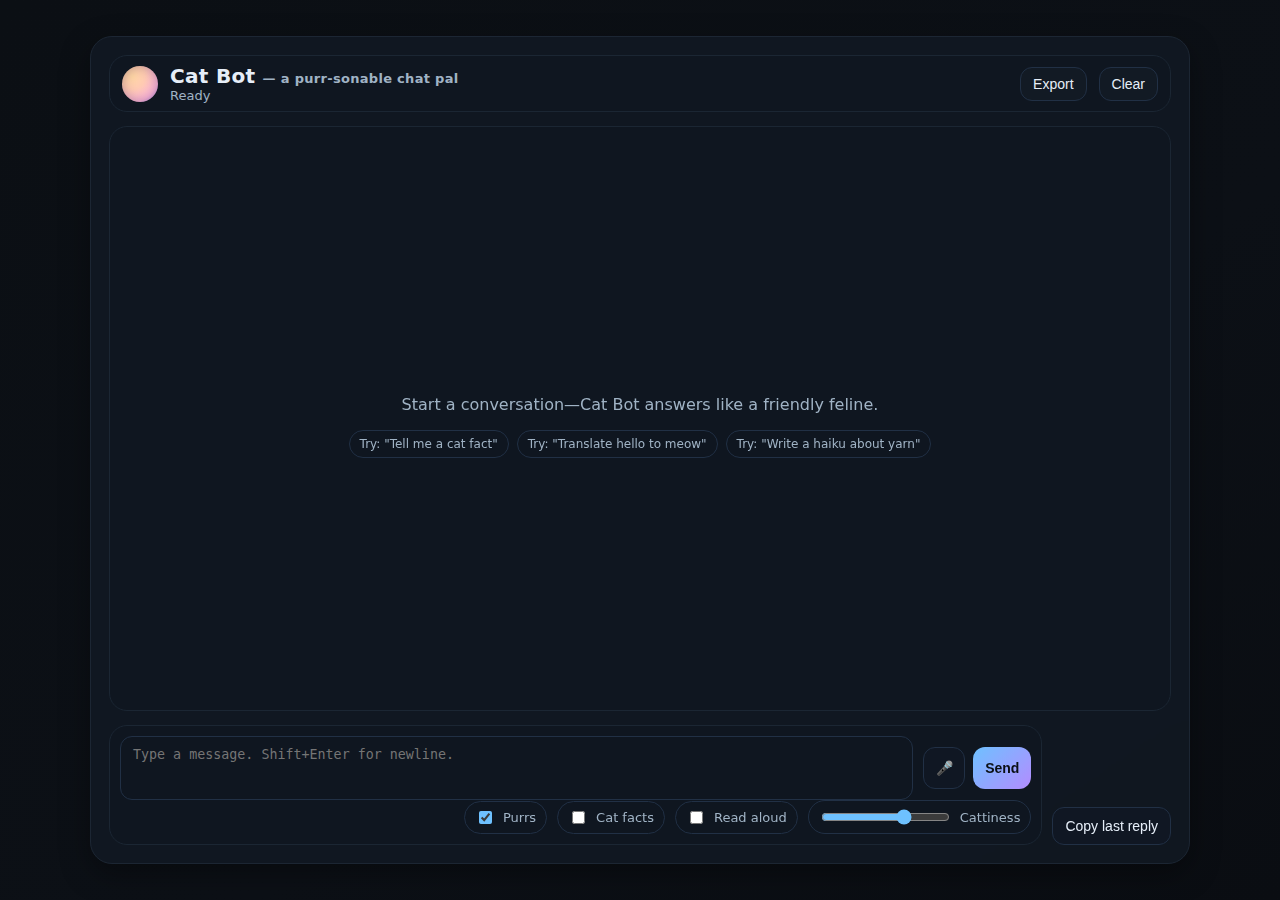
<file: ask-me.html>
<!DOCTYPE html>
<html lang="en">
<head>
  <meta charset="UTF-8" />
  <meta name="viewport" content="width=device-width, initial-scale=1" />
  <title>Cat Bot</title>
  <style>
    :root{
      --bg:#0b0f14; /* deep slate */
      --panel:#0f1620;
      --card: #131b26;
      --text: #e6eef8;
      --muted:#a0b3c5;
      --accent:#6ec1ff;
      --accent-2:#b38cff;
      --ring: #23384d;
      --ok:#69e5a3;
      --warn:#ffd166;
      --err:#ff6b6b;
      --radius: 18px;
      --shadow: 0 10px 30px rgba(0,0,0,.35);
    }
    *{box-sizing:border-box}
    html,body{height:100%}
    body{
      margin:0; background:linear-gradient(145deg, #0b0f14 0%, #0c1016 60%, #0a0d12 100%);
      color:var(--text); font-family: ui-sans-serif, system-ui, -apple-system, Segoe UI, Roboto, "Helvetica Neue", Arial, "Noto Sans", "Apple Color Emoji", "Segoe UI Emoji";
      display:flex; align-items:center; justify-content:center;
    }
    .app{width:min(1100px, 96vw); height:min(92vh, 920px); display:grid; grid-template-rows: auto 1fr auto; gap:14px; padding:18px; background:rgba(19,27,38,.7); backdrop-filter: blur(10px); border:1px solid #1c2633; border-radius:calc(var(--radius) + 4px); box-shadow:var(--shadow)}

    header{display:flex; align-items:center; gap:12px; padding:8px 12px; background:var(--panel); border:1px solid #1b2633; border-radius:var(--radius)}
    header .logo{width:36px; height:36px; border-radius:50%; background: radial-gradient(circle at 30% 30%, #ffd6a5 0%, #ffcab3 35%, #fdb5da 70%, #b38cff 100%); box-shadow: inset 0 0 12px rgba(0,0,0,.25)}
    header h1{font-size:20px; margin:0; letter-spacing:.3px}
    header .sub{color:var(--muted); font-size:13px}
    header .spacer{flex:1}
    header .btn{background:#121a24; border:1px solid #213045; color:var(--text); padding:8px 12px; border-radius:12px; cursor:pointer}
    header .btn:hover{border-color:#2a3f5a}

    .chat{position:relative; background:var(--panel); border:1px solid #1b2633; border-radius:var(--radius); overflow:hidden}
    .messages{position:absolute; inset:0; overflow:auto; padding:18px}
    .msg{display:flex; gap:12px; margin:12px 0; align-items:flex-end}
    .msg .avatar{width:36px; height:36px; border-radius:50%; flex:0 0 36px}
    .msg.user .avatar{background:linear-gradient(135deg, #6ec1ff, #b38cff)}
    .msg.bot .avatar{background: radial-gradient(circle at 40% 35%, #fff5d6, #ffd6a5 55%, #ff9aa2 100%)}

    .bubble{max-width:82%; padding:12px 14px; border-radius:16px; border:1px solid #213045; background:#0f1620; line-height:1.45}
    .msg.user .bubble{background:#101a26; border-color:#284462}
    .msg.bot .bubble{background:#0f1823}

    .msg.meta{justify-content:center; color:var(--muted); font-size:12px}

    .controls{display:grid; grid-template-columns: 1fr auto; gap:10px; align-items:end}
    .inputCard{background:var(--panel); border:1px solid #1b2633; border-radius:var(--radius); padding:10px}
    .inputRow{display:flex; gap:10px; align-items:center}
    textarea{width:100%; height:64px; resize:none; background:#0f1620; border:1px solid #213045; border-radius:12px; color:var(--text); padding:10px 12px; outline:none}
    textarea:focus{border-color:#2a3f5a; box-shadow:0 0 0 3px rgba(110,193,255,.15)}

    .controlBtns{display:flex; gap:8px}
    .btn{cursor:pointer; border:1px solid #213045; background:#101723; color:var(--text); padding:10px 12px; border-radius:12px; font-size:14px}
    .btn.primary{background:linear-gradient(135deg, #6ec1ff, #b38cff); color:#0a0f14; border:none; font-weight:600}
    .btn.icon{display:inline-grid; place-items:center; width:42px; height:42px; padding:0}
    .btn:disabled{opacity:.5; cursor:not-allowed}

    .toolbar{display:flex; gap:10px; align-items:center; justify-content:flex-end; color:var(--muted); font-size:13px}
    .toggle{display:inline-flex; align-items:center; gap:8px; background:#0f1620; border:1px solid #213045; border-radius:999px; padding:6px 10px}
    .toggle input{accent-color:var(--accent)}

    .empty{position:absolute; inset:0; display:grid; place-items:center; text-align:center; padding:24px; color:var(--muted)}

    .badge{display:inline-flex; align-items:center; gap:6px; font-size:12px; padding:6px 10px; background:#0f1620; border:1px solid #213045; border-radius:999px}

    @media (max-width: 640px){
      .bubble{max-width: 100%}
      header h1{font-size:18px}
      .toolbar{flex-wrap:wrap}
    }
  </style>
</head>
<body>
  <main class="app" id="app">
    <header>
      <div class="logo" aria-hidden="true"></div>
      <div>
        <h1>Cat Bot <span class="sub">— a purr-sonable chat pal</span></h1>
        <div class="sub" id="status">Ready</div>
      </div>
      <div class="spacer"></div>
      <button class="btn" id="exportBtn" title="Export chat as JSON">Export</button>
      <button class="btn" id="clearBtn" title="Clear chat">Clear</button>
    </header>

    <section class="chat">
      <div class="messages" id="messages"></div>
      <div class="empty" id="emptyState">
        <div>
          <p class="sub">Start a conversation—Cat Bot answers like a friendly feline.</p>
          <div style="margin-top:10px; display:flex; gap:8px; justify-content:center; flex-wrap:wrap">
            <span class="badge">Try: "Tell me a cat fact"</span>
            <span class="badge">Try: "Translate hello to meow"</span>
            <span class="badge">Try: "Write a haiku about yarn"</span>
          </div>
        </div>
      </div>
    </section>

    <section class="controls">
      <div class="inputCard">
        <div class="inputRow">
          <textarea id="input" placeholder="Type a message. Shift+Enter for newline."></textarea>
          <div class="controlBtns">
            <button class="btn icon" id="micBtn" title="Hold to speak (experimental)">🎤</button>
            <button class="btn primary" id="sendBtn">Send</button>
          </div>
        </div>
        <div class="toolbar">
          <label class="toggle"><input type="checkbox" id="purrs" checked /> Purrs</label>
          <label class="toggle"><input type="checkbox" id="facts" /> Cat facts</label>
          <label class="toggle"><input type="checkbox" id="tts" /> Read aloud</label>
          <label class="toggle"><input type="range" id="cattiness" min="0" max="3" value="2" /> Cattiness</label>
        </div>
      </div>
      <div>
        <button class="btn" id="copyLast">Copy last reply</button>
      </div>
    </section>
  </main>

  <script>
    // --- State ---
    const messagesEl = document.getElementById('messages');
    const emptyEl = document.getElementById('emptyState');
    const inputEl = document.getElementById('input');
    const sendBtn = document.getElementById('sendBtn');
    const micBtn = document.getElementById('micBtn');
    const exportBtn = document.getElementById('exportBtn');
    const clearBtn = document.getElementById('clearBtn');
    const copyLastBtn = document.getElementById('copyLast');
    const statusEl = document.getElementById('status');

    const purrsEl = document.getElementById('purrs');
    const factsEl = document.getElementById('facts');
    const ttsEl = document.getElementById('tts');
    const cattinessEl = document.getElementById('cattiness');

    const STORAGE_KEY = 'catbot_chat_v1';

    const catFacts = [
      'Cats sleep for around 12–16 hours a day.',
      'A group of cats is called a clowder.',
      'Cats have 230 bones—more than humans.',
      'Each cat’s nose print is unique, like a fingerprint.',
      'Kittens have 26 baby teeth; adult cats have 30.'
    ];

    const state = {
      history: loadHistory(),
    };

    function loadHistory(){
      try{ const raw = localStorage.getItem(STORAGE_KEY); return raw ? JSON.parse(raw) : [] }catch{ return [] }
    }
    function saveHistory(){ localStorage.setItem(STORAGE_KEY, JSON.stringify(state.history)); }

    // --- UI ---
    function render(){
      messagesEl.innerHTML = '';
      if(state.history.length === 0){ emptyEl.style.display = 'grid' } else { emptyEl.style.display = 'none' }
      state.history.forEach(m => messagesEl.appendChild(messageNode(m)));
      messagesEl.scrollTop = messagesEl.scrollHeight;
    }

    function messageNode({role, content}){
      const wrap = document.createElement('div');
      wrap.className = `msg ${role}`;
      const avatar = document.createElement('div');
      avatar.className = 'avatar';
      const bubble = document.createElement('div');
      bubble.className = 'bubble';
      bubble.innerHTML = linkify(escapeHtml(content));
      wrap.appendChild(avatar); wrap.appendChild(bubble);
      return wrap;
    }

    function metaNode(text){
      const el = document.createElement('div');
      el.className = 'msg meta';
      el.textContent = text; return el;
    }

    function escapeHtml(str){
      return str.replace(/[&<>"']/g, s => ({'&':'&amp;','<':'&lt;','>':'&gt;','"':'&quot;','\'':'&#39;'}[s]));
    }
    function linkify(text){
      const urlRe = /(https?:\/\/[^\s]+)/g; return text.replace(urlRe, '<a href="$1" target="_blank" rel="noopener">$1<\/a>');
    }

    // --- Cat engine (rule-based placeholder) ---
    function catReply(userText){
      const level = Number(cattinessEl.value || 0); // 0..3
      const wantsPurrs = purrsEl.checked;
      const wantsFacts = factsEl.checked;

      const t = userText.trim().toLowerCase();
      let reply = '';

      // Intent sketches
      if(/hello|hi|hey|yo\b/.test(t)){
        reply = pick([
          'Meow! Hello hooman. How can I assist (besides knocking things off shelves)?',
          'Hii~ meow there! What shall we scheme today?'
        ]);
      } else if(/fact|facts|tell me.*cat/.test(t)){
        reply = 'Here\'s a cat fact: ' + pick(catFacts);
      } else if(/haiku|poem/.test(t)){
        reply = 'whiskers greet the dawn\nwindowsill throne warm with sun\npurrs reset the world';
      } else if(/translate.*hello|meow.*mean/.test(t)){
        reply = 'In Feline: "mrrp? meow meow~" (loosely, "hello, got snacks?")';
      } else if(/time|date/.test(t)){
        reply = 'It\'s ' + new Date().toLocaleString() + '. Prime napping hours.';
      } else if(/clear chat|wipe/.test(t)){
        clearChat();
        return 'Chat cleared. Fresh scratching post.';
      } else if(/help|what can you do|\bcommands?\b/.test(t)){
        reply = 'Try: "cat fact", "haiku", "translate hello", "time", or ask anything—you\'ll get a catty spin.';
      } else {
        // General answer with cat-flair
        reply = smartCatify(userText, {level, purrs:wantsPurrs});
      }

      if(wantsFacts && Math.random() < 0.35){
        reply += `\n\nBonus fact: ${pick(catFacts)}`;
      }
      return reply;
    }

    function smartCatify(text, {level, purrs}){
      // Very lightweight style transform
      let r = text
        .replace(/\bI\b/g, 'this cat')
        .replace(/\byou\b/gi, 'hooman')
        .replace(/\!+/g, '!')
        .trim();
      // Add playful endings
      const tails = [
        ' Meow.',
        ' *tail swish*',
        ' (stares from bookshelf).',
        '—er, I mean, purrhaps.'
      ];
      if(level >= 1) r += pick(tails);
      if(level >= 2) r = 'Mmm ' + r.toLowerCase();
      if(level >= 3) r = r + (purrs? ' purr purr~' : ' meow~');
      return r;
    }

    function pick(arr){ return arr[Math.floor(Math.random()*arr.length)] }

    // --- Actions ---
    function send(){
      const text = inputEl.value;
      if(!text.trim()) return;
      pushMsg('user', text);
      inputEl.value = '';
      statusEl.textContent = 'Thinking…';

      // Placeholder: simulate streaming
      setTimeout(() => {
        const reply = catReply(text);
        pushMsg('bot', reply);
        if(ttsEl.checked){ speak(reply) }
        statusEl.textContent = 'Ready';
      }, 220);
    }

    function pushMsg(role, content){
      state.history.push({role, content, ts: Date.now()});
      saveHistory();
      messagesEl.appendChild(messageNode({role, content}));
      emptyEl.style.display = 'none';
      messagesEl.scrollTop = messagesEl.scrollHeight;
    }

    function clearChat(){
      state.history = []; saveHistory(); render();
    }

    // --- Export ---
    function exportChat(){
      const data = JSON.stringify(state.history, null, 2);
      const blob = new Blob([data], {type:'application/json'});
      const url = URL.createObjectURL(blob);
      const a = document.createElement('a');
      a.href = url; a.download = `cat-bot-${new Date().toISOString().slice(0,19)}.json`;
      document.body.appendChild(a); a.click(); a.remove(); URL.revokeObjectURL(url);
    }

    // --- Clipboard ---
    async function copyLast(){
      const last = [...state.history].reverse().find(m=>m.role==='bot');
      if(!last) return;
      try{ await navigator.clipboard.writeText(last.content); toast('Copied last reply') }catch{ toast('Copy failed') }
    }

    function toast(text){
      const el = document.createElement('div');
      el.textContent = text; el.style.cssText = 'position:fixed;bottom:16px;left:50%;transform:translateX(-50%);background:#0f1620;border:1px solid #213045;padding:10px 14px;border-radius:12px;z-index:50;color:var(--text)';
      document.body.appendChild(el); setTimeout(()=>el.remove(), 1500);
    }

    // --- Voice (beta) ---
    let rec; let recActive = false; let recTimer;
    function setupRec(){
      const R = window.SpeechRecognition || window.webkitSpeechRecognition;
      if(!R){ toast('Speech recognition not supported in this browser.'); return null }
      const r = new R();
      r.lang = 'en-US'; r.interimResults = false; r.continuous = false;
      r.onresult = (e)=>{
        const t = e.results[0][0].transcript; inputEl.value = (inputEl.value + ' ' + t).trim();
      };
      r.onerror = ()=>{ recActive=false; micBtn.classList.remove('active'); };
      r.onend = ()=>{ recActive=false; micBtn.classList.remove('active'); };
      return r;
    }

    function startRec(){
      if(!rec) rec = setupRec(); if(!rec) return;
      try{ rec.start(); recActive = true; micBtn.classList.add('active'); statusEl.textContent='Listening…' }catch{}
    }
    function stopRec(){ if(rec && recActive){ rec.stop(); statusEl.textContent='Ready' } }

    function speak(text){
      try{
        const u = new SpeechSynthesisUtterance(text);
        u.rate = 1; u.pitch = 1.05; u.onend = ()=>{}; speechSynthesis.speak(u);
      }catch{}
    }

    // --- Events ---
    inputEl.addEventListener('keydown', (e)=>{
      if(e.key==='Enter' && !e.shiftKey){ e.preventDefault(); send(); }
    });
    sendBtn.addEventListener('click', send);
    exportBtn.addEventListener('click', exportChat);
    clearBtn.addEventListener('click', clearChat);
    copyLastBtn.addEventListener('click', copyLast);

    // Hold-to-talk UX
    micBtn.addEventListener('pointerdown', ()=>{ startRec(); clearTimeout(recTimer); });
    micBtn.addEventListener('pointerup', ()=>{ recTimer = setTimeout(stopRec, 50) });
    micBtn.addEventListener('pointerleave', ()=>{ recTimer = setTimeout(stopRec, 0) });

    // Initial render
    render();

    // --- Integration note ---
    // To swap in a real model later (OpenAI, Llama.cpp, your FastAPI):
    // 1) Replace the setTimeout block in send() with a fetch() to your endpoint.
    // 2) Stream tokens to messagesEl for a live-typing effect.
    // 3) Keep the catReply() as a fallback when the endpoint is unreachable.
  </script>
</body>
</html>
</file>
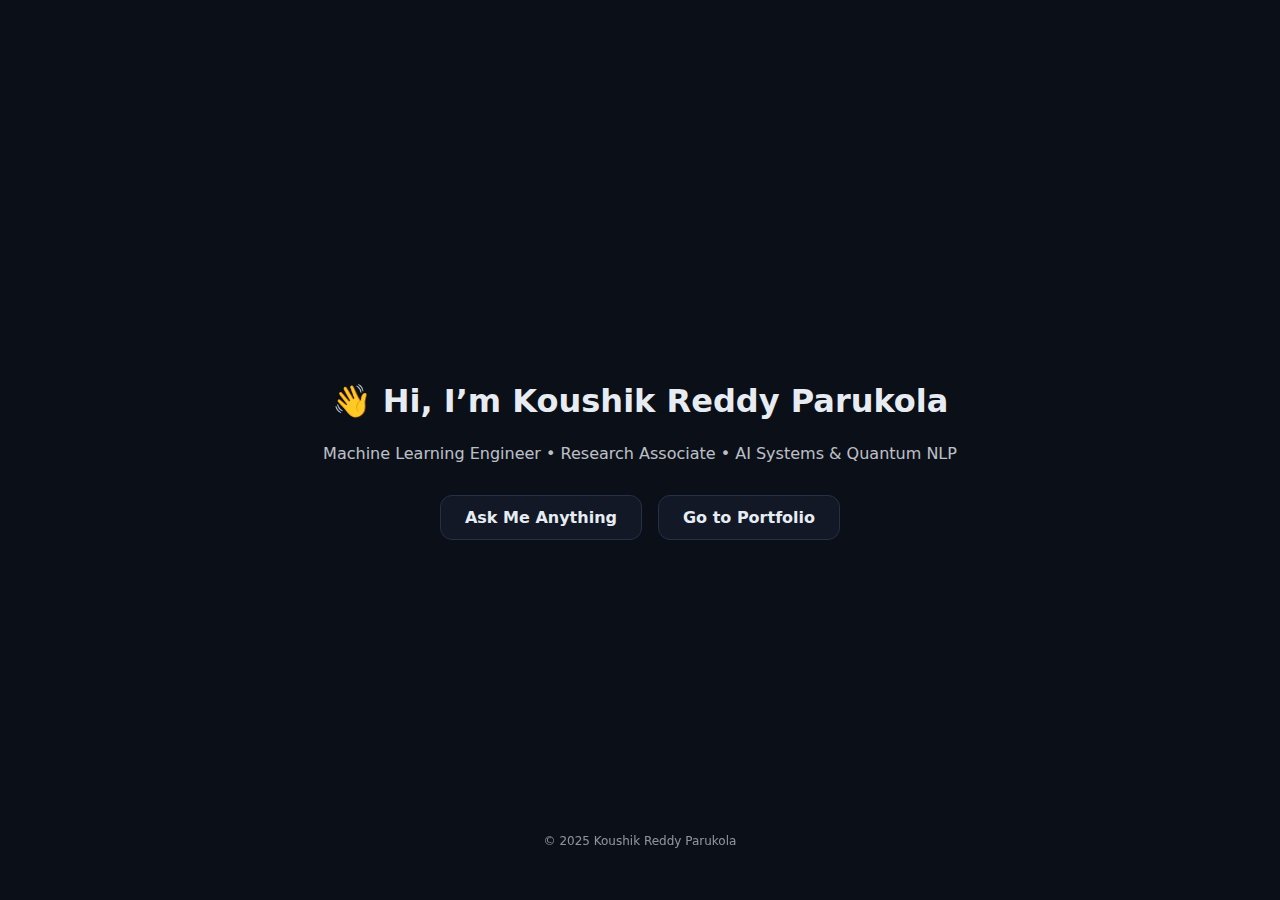
<file: landing.html>
<!doctype html>
<html lang="en">
<head>
  <meta charset="utf-8" />
  <meta name="viewport" content="width=device-width, initial-scale=1" />
  <title>Koushik Reddy Parukola</title>
  <style>
    body {
      margin: 0;
      font-family: system-ui, -apple-system, "Segoe UI", Roboto, sans-serif;
      background: #0b0f17;
      color: #e7ecf3;
      display: flex;
      flex-direction: column;
      align-items: center;
      justify-content: center;
      height: 100vh;
      text-align: center;
    }
    h1 { font-size: 2rem; margin-bottom: 0.5rem; }
    p { opacity: 0.8; margin-bottom: 2rem; }
    .btns {
      display: flex;
      flex-wrap: wrap;
      gap: 16px;
      justify-content: center;
    }
    a {
      display: inline-block;
      padding: 12px 24px;
      border-radius: 12px;
      border: 1px solid #263146;
      text-decoration: none;
      color: #e7ecf3;
      background: #121826;
      font-weight: 600;
      transition: background 0.2s ease;
    }
    a:hover { background: #1e2b44; }
  </style>
</head>
<body>
  <h1>👋 Hi, I’m Koushik Reddy Parukola</h1>
  <p>Machine Learning Engineer • Research Associate • AI Systems & Quantum NLP</p>

  <div class="btns">
    <a href="ask-me.html">Ask Me Anything</a>
    <a href="main.html">Go to Portfolio</a>
  </div>

  <p style="position:fixed;bottom:20px;font-size:12px;opacity:0.6;">© 2025 Koushik Reddy Parukola</p>
</body>
</html>
</file>
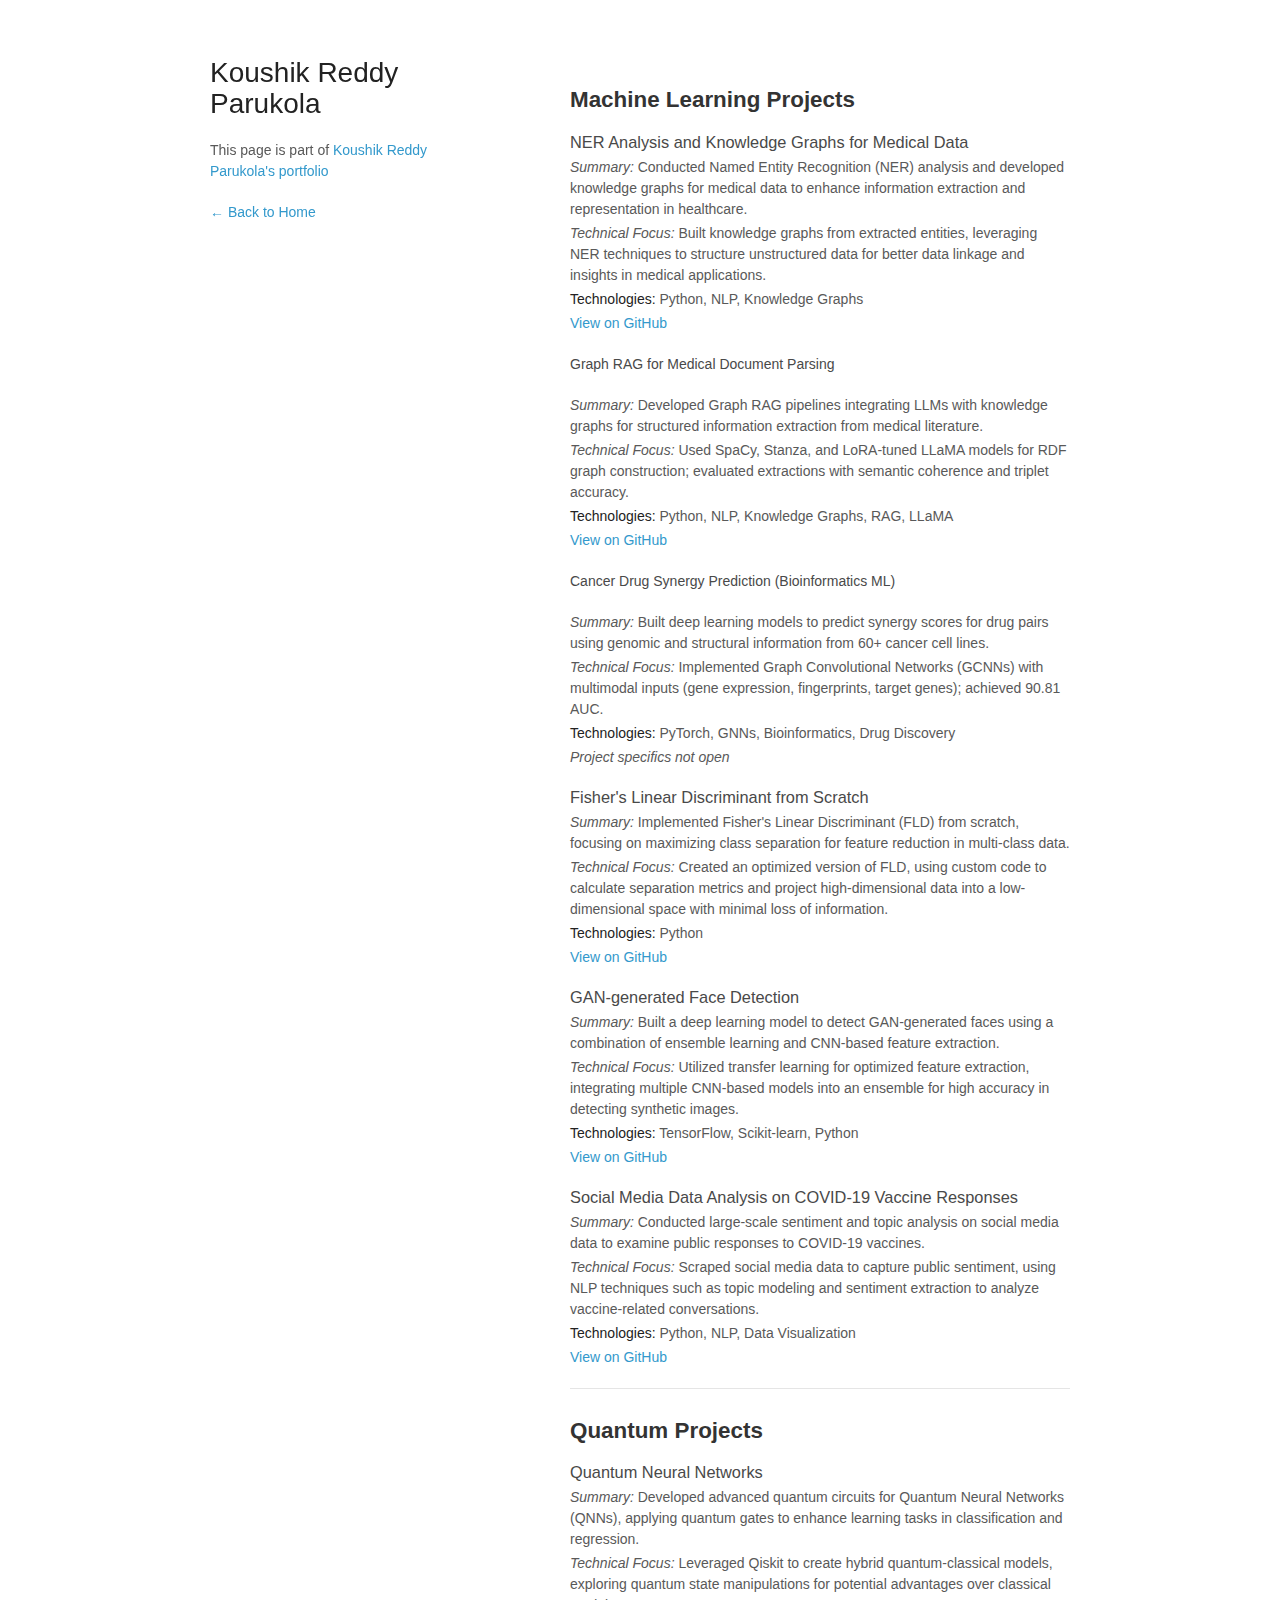
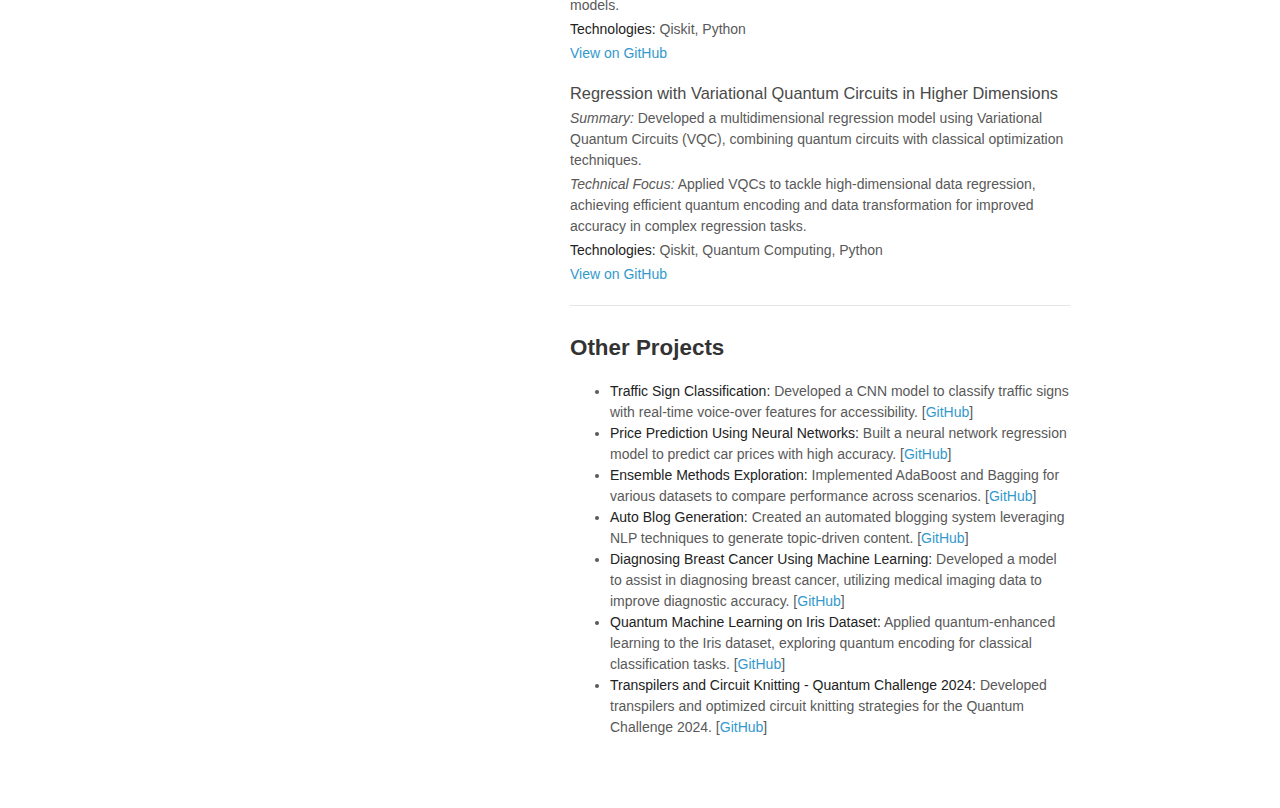
<file: projects.html>
<!doctype html>
<html>
<head>
  <meta charset="utf-8">
  <title>Projects | Koushik Reddy Parukola</title>
  <link rel="stylesheet" href="stylesheets/styles.css">
  <style>
    /* Minimal spacing adjustments for readability */
    article {
        margin-bottom: 20px; /* Adds space between each project */
    }

    /* Section Title Styling */
    h2.section-title {
        font-weight: bold;
        font-size: 1.6em; /* Slightly larger font */
        margin-top: 30px; /* Adds space above each section for separation */
        color: #333;
    }
  </style>
</head>
<body>
  <div class="wrapper">
    <header>
      <h1>Koushik Reddy Parukola</h1>
      <p>This page is part of <a href="index.html">Koushik Reddy Parukola's portfolio</a></p>
      <p><a href="index.html">&larr; Back to Home</a></p>
    </header>

    <section id="detailed-projects">
      <!-- <h2>Projects</h2> -->


      <!-- Machine Learning Projects -->
      <h2 class="section-title">Machine Learning Projects</h2>

      <article>
        <h3>NER Analysis and Knowledge Graphs for Medical Data</h3>
        <p><em>Summary:</em> Conducted Named Entity Recognition (NER) analysis and developed knowledge graphs for medical data to enhance information extraction and representation in healthcare.</p>
        <p><em>Technical Focus:</em> Built knowledge graphs from extracted entities, leveraging NER techniques to structure unstructured data for better data linkage and insights in medical applications.</p>
        <p><strong>Technologies:</strong> Python, NLP, Knowledge Graphs</p>
        <p><a href="https://github.com/koushik16/NER-analysis-and-Knowledge-Graphs-for-Medical-data" target="_blank">View on GitHub</a></p>
      </article>

      <article>
        <h4>Graph RAG for Medical Document Parsing</h4>
        <p><em>Summary:</em> Developed Graph RAG pipelines integrating LLMs with knowledge graphs for structured information extraction from medical literature.</p>
        <p><em>Technical Focus:</em> Used SpaCy, Stanza, and LoRA-tuned LLaMA models for RDF graph construction; evaluated extractions with semantic coherence and triplet accuracy.</p>
        <p><strong>Technologies:</strong> Python, NLP, Knowledge Graphs, RAG, LLaMA</p>
        <p><a href="https://github.com/koushik16/NER-analysis-and-Knowledge-Graphs-for-Medical-data" target="_blank">View on GitHub</a></p>
      </article>
  
      <article>
        <h4>Cancer Drug Synergy Prediction (Bioinformatics ML)</h4>
        <p><em>Summary:</em> Built deep learning models to predict synergy scores for drug pairs using genomic and structural information from 60+ cancer cell lines.</p>
        <p><em>Technical Focus:</em> Implemented Graph Convolutional Networks (GCNNs) with multimodal inputs (gene expression, fingerprints, target genes); achieved 90.81 AUC.</p>
        <p><strong>Technologies:</strong> PyTorch, GNNs, Bioinformatics, Drug Discovery</p>
        <i>Project specifics not open</i>
      </article>

      <article>
        <h3>Fisher's Linear Discriminant from Scratch</h3>
        <p><em>Summary:</em> Implemented Fisher's Linear Discriminant (FLD) from scratch, focusing on maximizing class separation for feature reduction in multi-class data.</p>
        <p><em>Technical Focus:</em> Created an optimized version of FLD, using custom code to calculate separation metrics and project high-dimensional data into a low-dimensional space with minimal loss of information.</p>
        <p><strong>Technologies:</strong> Python</p>
        <p><a href="https://github.com/koushik16/Fishers-Linear-Discriminant-Scratch" target="_blank">View on GitHub</a></p>
      </article>

      <article>
        <h3>GAN-generated Face Detection</h3>
        <p><em>Summary:</em> Built a deep learning model to detect GAN-generated faces using a combination of ensemble learning and CNN-based feature extraction.</p>
        <p><em>Technical Focus:</em> Utilized transfer learning for optimized feature extraction, integrating multiple CNN-based models into an ensemble for high accuracy in detecting synthetic images.</p>
        <p><strong>Technologies:</strong> TensorFlow, Scikit-learn, Python</p>
        <p><a href="https://github.com/koushik16/gan-face-detection" target="_blank">View on GitHub</a></p>
      </article>

      <article>
        <h3>Social Media Data Analysis on COVID-19 Vaccine Responses</h3>
        <p><em>Summary:</em> Conducted large-scale sentiment and topic analysis on social media data to examine public responses to COVID-19 vaccines.</p>
        <p><em>Technical Focus:</em> Scraped social media data to capture public sentiment, using NLP techniques such as topic modeling and sentiment extraction to analyze vaccine-related conversations.</p>
        <p><strong>Technologies:</strong> Python, NLP, Data Visualization</p>
        <p><a href="https://github.com/koushik16/covid-vaccine-social-analysis" target="_blank">View on GitHub</a></p>
      </article>

      <!-- Divider Line for Section Separation -->
      <hr style="margin-top: 20px; margin-bottom: 20px;">


      <!-- Quantum Projects -->
      <h2 class="section-title">Quantum Projects</h2>
      
      <article>
        <h3>Quantum Neural Networks</h3>
        <p><em>Summary:</em> Developed advanced quantum circuits for Quantum Neural Networks (QNNs), applying quantum gates to enhance learning tasks in classification and regression.</p>
        <p><em>Technical Focus:</em> Leveraged Qiskit to create hybrid quantum-classical models, exploring quantum state manipulations for potential advantages over classical models.</p>
        <p><strong>Technologies:</strong> Qiskit, Python</p>
        <p><a href="https://github.com/koushik16/Quantum-Neural-Networks" target="_blank">View on GitHub</a></p>
      </article>

      <article>
        <h3>Regression with Variational Quantum Circuits in Higher Dimensions</h3>
        <p><em>Summary:</em> Developed a multidimensional regression model using Variational Quantum Circuits (VQC), combining quantum circuits with classical optimization techniques.</p>
        <p><em>Technical Focus:</em> Applied VQCs to tackle high-dimensional data regression, achieving efficient quantum encoding and data transformation for improved accuracy in complex regression tasks.</p>
        <p><strong>Technologies:</strong> Qiskit, Quantum Computing, Python</p>
        <p><a href="https://github.com/koushik16/Regression-with-Variational-Quantum-Circuits-Higher-Dimension" target="_blank">View on GitHub</a></p>
      </article>
      <!-- Divider Line for Section Separation -->

            <!-- Divider Line for Section Separation -->
            <hr style="margin-top: 20px; margin-bottom: 20px;">
<!-- Other Projects -->
<h2 class="section-title">Other Projects</h2>

<ul>
  <li><strong>Traffic Sign Classification:</strong> Developed a CNN model to classify traffic signs with real-time voice-over features for accessibility. [<a href="https://github.com/koushik16/Traffic-Sign-Classification" target="_blank">GitHub</a>]</li>
  <li><strong>Price Prediction Using Neural Networks:</strong> Built a neural network regression model to predict car prices with high accuracy. [<a href="https://github.com/koushik16/Price_prediction_using_NN" target="_blank">GitHub</a>]</li>
  <li><strong>Ensemble Methods Exploration:</strong> Implemented AdaBoost and Bagging for various datasets to compare performance across scenarios. [<a href="https://github.com/koushik16/Ensemble-Methods-Exploration" target="_blank">GitHub</a>]</li>
  <li><strong>Auto Blog Generation:</strong> Created an automated blogging system leveraging NLP techniques to generate topic-driven content. [<a href="https://github.com/koushik16/Auto-Blog" target="_blank">GitHub</a>]</li>
  <li><strong>Diagnosing Breast Cancer Using Machine Learning:</strong> Developed a model to assist in diagnosing breast cancer, utilizing medical imaging data to improve diagnostic accuracy. [<a href="https://github.com/koushik16/Breast-Cancer-Diagnosis" target="_blank">GitHub</a>]</li>
  <li><strong>Quantum Machine Learning on Iris Dataset:</strong> Applied quantum-enhanced learning to the Iris dataset, exploring quantum encoding for classical classification tasks. [<a href="https://github.com/koushik16/Quantum-Machine-learning-on-Iris-sample" target="_blank">GitHub</a>]</li>
  <li><strong>Transpilers and Circuit Knitting - Quantum Challenge 2024:</strong> Developed transpilers and optimized circuit knitting strategies for the Quantum Challenge 2024. [<a href="https://github.com/koushik16/Transpilers-and-Pass-Managers-Quantum-challenege-2024" target="_blank">GitHub</a>]</li>
</ul>

    </section>
  </div>
</body>
</html>
</file>
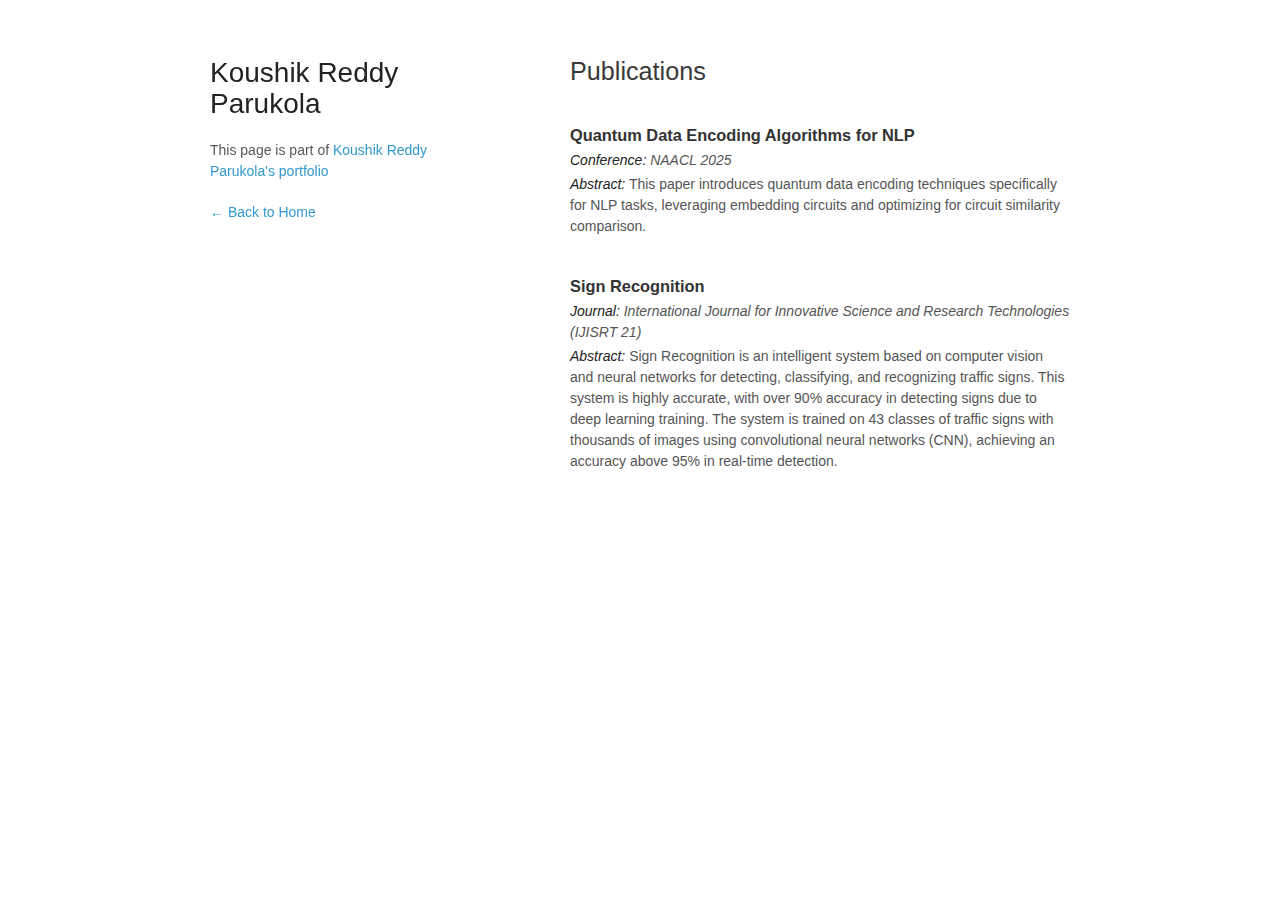
<file: publications.html>
<!doctype html>
<html>
<head>
  <meta charset="utf-8">
  <title>Publications | Koushik Reddy Parukola</title>
  <link rel="stylesheet" href="stylesheets/styles.css">
  <style>
    /* Styling adjustments for a refined look */
    #detailed-publications h2 {
      margin-bottom: 40px; /* Increased space below the Publications heading */
      font-size: 1.8em;
    }

    #detailed-publications h3 {
      font-weight: 600;
      margin-top: 10px;
      margin-bottom: 6px;
      color: #333;
    }

    #detailed-publications p {
      margin-top: 3px;
      margin-bottom: 3px;
      line-height: 1.5;
      font-weight: 400;
      color: #555;
    }

    #detailed-publications p strong {
      font-weight: 500;
      font-style: italic;
    }

    #detailed-publications h3 + p + p {
      margin-bottom: 40px;
    }
  </style>
</head>
<body>
  <div class="wrapper">
    <header>
      <h1>Koushik Reddy Parukola</h1>
      <p>This page is part of <a href="index.html">Koushik Reddy Parukola's portfolio</a></p>
      <p><a href="index.html">&larr; Back to Home</a></p>
    </header>
    <section id="detailed-publications">
      <h2>Publications</h2>
      
      <h3>Quantum Data Encoding Algorithms for NLP</h3>
      <p><strong>Conference:</strong> <em>NAACL 2025</em></p>
      <p><strong>Abstract:</strong> This paper introduces quantum data encoding techniques specifically for NLP tasks, leveraging embedding circuits and optimizing for circuit similarity comparison.</p>

      <h3>Sign Recognition</h3>
      <p><strong>Journal:</strong> <em>International Journal for Innovative Science and Research Technologies (IJISRT 21)</em></p>
      <p><strong>Abstract:</strong> Sign Recognition is an intelligent system based on computer vision and neural networks for detecting, classifying, and recognizing traffic signs. This system is highly accurate, with over 90% accuracy in detecting signs due to deep learning training. The system is trained on 43 classes of traffic signs with thousands of images using convolutional neural networks (CNN), achieving an accuracy above 95% in real-time detection.</p>
      
      <!-- Add other publications similarly -->
    </section>
  </div>
</body>
</html>
</file>
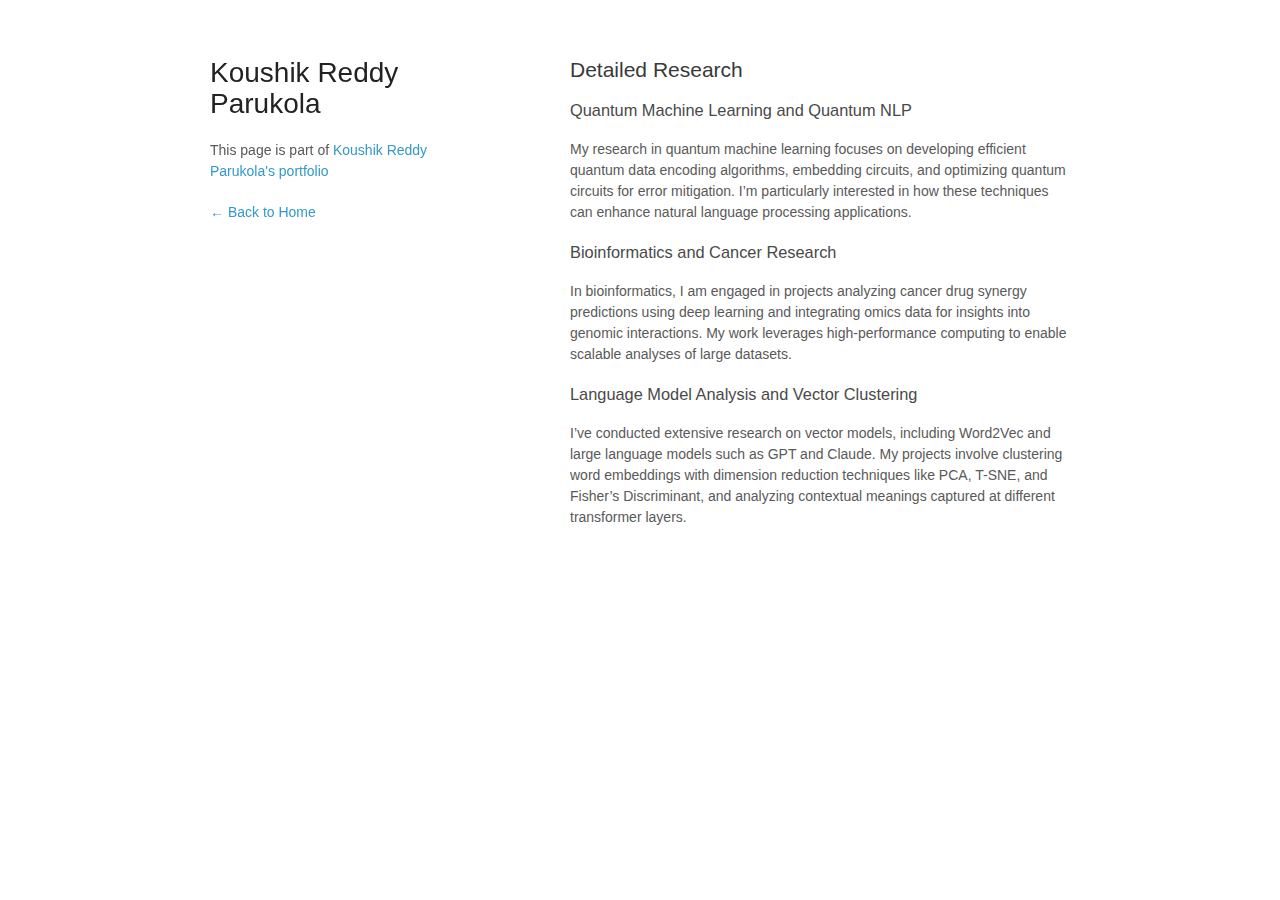
<file: research.html>
<!doctype html>
<html>
<head>
  <meta charset="utf-8">
  <title>Research | Koushik Reddy Parukola</title>
  <link rel="stylesheet" href="stylesheets/styles.css">
</head>
<body>
  <div class="wrapper">
    <header>
      <h1>Koushik Reddy Parukola</h1>
      <p>This page is part of <a href="index.html">Koushik Reddy Parukola's portfolio</a></p>
      <p><a href="index.html">&larr; Back to Home</a></p>
    </header>
    <section id="detailed-research">
      <h2>Detailed Research</h2>
      <h3>Quantum Machine Learning and Quantum NLP</h3>
      <p>
        My research in quantum machine learning focuses on developing efficient quantum data encoding algorithms, 
        embedding circuits, and optimizing quantum circuits for error mitigation. I’m particularly interested in 
        how these techniques can enhance natural language processing applications.
      </p>
      <h3>Bioinformatics and Cancer Research</h3>
      <p>
        In bioinformatics, I am engaged in projects analyzing cancer drug synergy predictions using deep learning and 
        integrating omics data for insights into genomic interactions. My work leverages high-performance computing 
        to enable scalable analyses of large datasets.
      </p>
      <h3>Language Model Analysis and Vector Clustering</h3>
      <p>
        I’ve conducted extensive research on vector models, including Word2Vec and large language models such as GPT and Claude. 
        My projects involve clustering word embeddings with dimension reduction techniques like PCA, T-SNE, and Fisher’s Discriminant, 
        and analyzing contextual meanings captured at different transformer layers.
      </p>
      
    </section>
  </div>
</body>
</html>
</file>
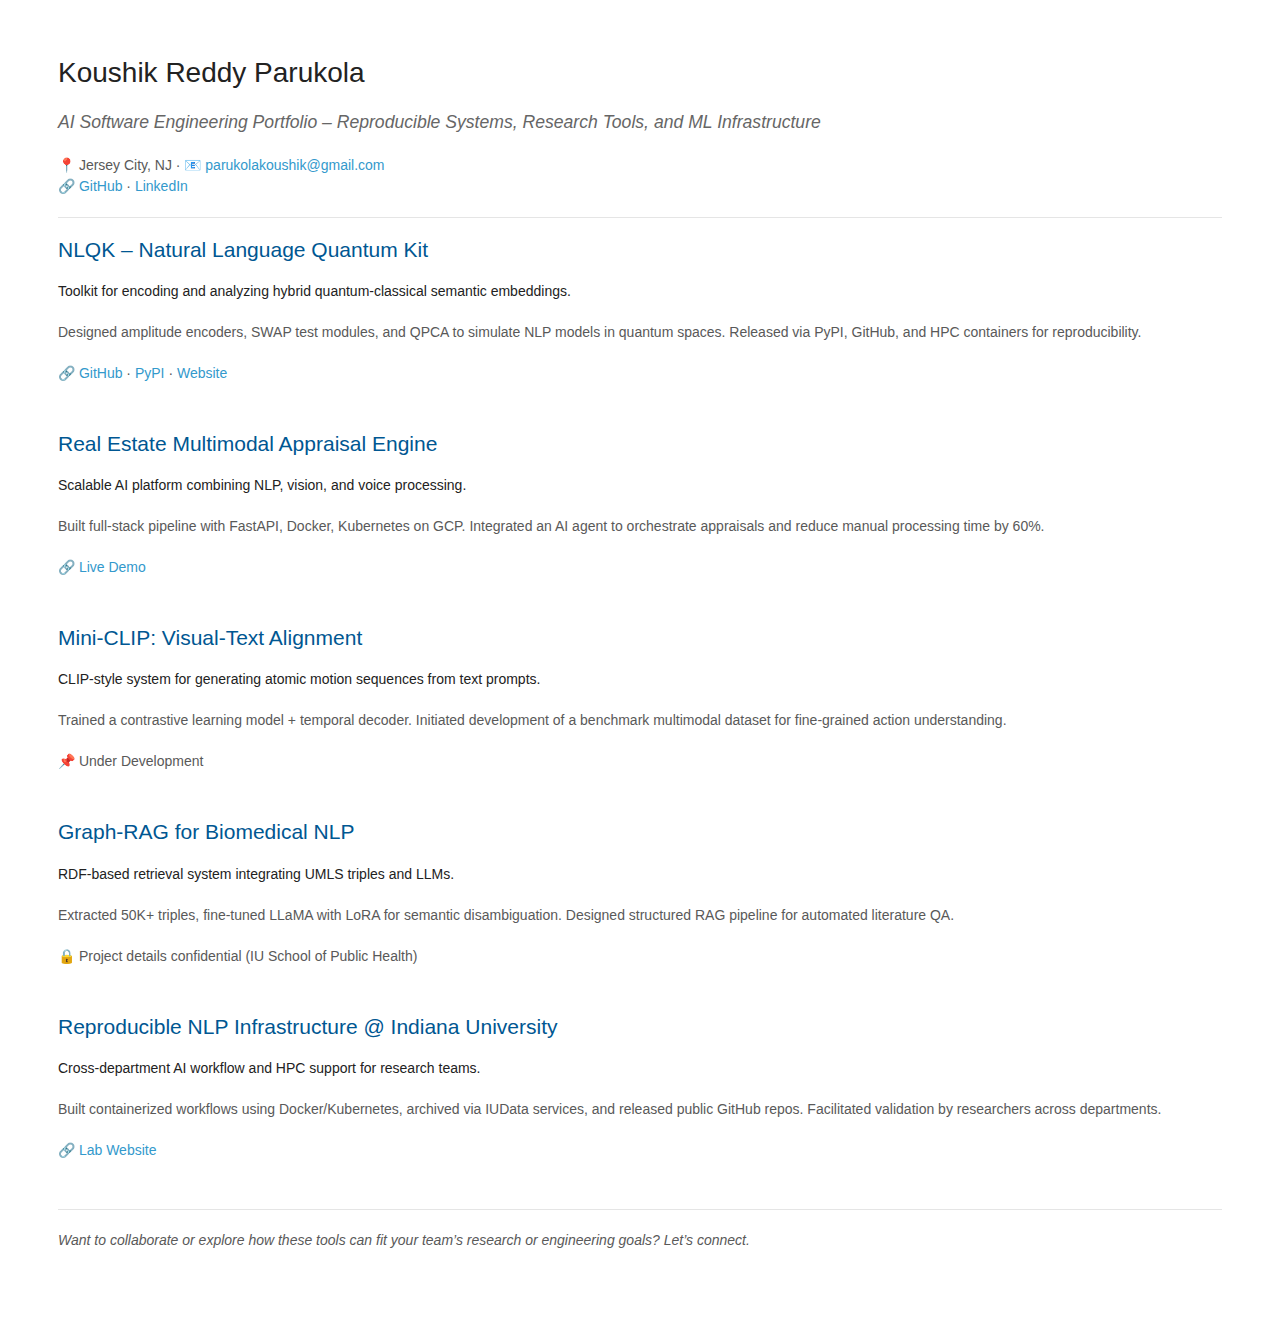
<file: software.html>
<!DOCTYPE html>
<html lang="en">
<head>
  <meta charset="UTF-8" />
  <meta name="viewport" content="width=device-width, initial-scale=1.0" />
  <title>Koushik Reddy Parukola – AI Software Engineering Portfolio</title>
  <link rel="stylesheet" href="../stylesheets/styles.css">
  <style>
    .project { margin-bottom: 3rem; }
    h2 { color: #005792; }
    .tagline { font-style: italic; font-size: 1.1rem; color: #666; }
  </style>
</head>
<body>
  <h1>Koushik Reddy Parukola</h1>
  <p class="tagline">AI Software Engineering Portfolio – Reproducible Systems, Research Tools, and ML Infrastructure</p>
  <p>
    📍 Jersey City, NJ · 📧 <a href="mailto:parukolakoushik@gmail.com">parukolakoushik@gmail.com</a><br>
    🔗 <a href="https://github.com/koushik16">GitHub</a> · <a href="https://linkedin.com/in/koushik-reddy-parukola">LinkedIn</a>
  </p>

  <hr />

  <div class="project">
    <h2>NLQK – Natural Language Quantum Kit</h2>
    <p><strong>Toolkit for encoding and analyzing hybrid quantum-classical semantic embeddings.</strong></p>
    <p>Designed amplitude encoders, SWAP test modules, and QPCA to simulate NLP models in quantum spaces. Released via PyPI, GitHub, and HPC containers for reproducibility.</p>
    <p>
      🔗 <a href="https://github.com/dcavar/nlqk">GitHub</a> · 
      <a href="https://pypi.org/project/nlqk/">PyPI</a> · 
      <a href="https://nlqk.ai">Website</a>
    </p>
  </div>

  <div class="project">
    <h2>Real Estate Multimodal Appraisal Engine</h2>
    <p><strong>Scalable AI platform combining NLP, vision, and voice processing.</strong></p>
    <p>Built full-stack pipeline with FastAPI, Docker, Kubernetes on GCP. Integrated an AI agent to orchestrate appraisals and reduce manual processing time by 60%.</p>
    <p>🔗 <a href="https://app.appraise.app">Live Demo</a></p>
  </div>

  <div class="project">
    <h2>Mini-CLIP: Visual-Text Alignment</h2>
    <p><strong>CLIP-style system for generating atomic motion sequences from text prompts.</strong></p>
    <p>Trained a contrastive learning model + temporal decoder. Initiated development of a benchmark multimodal dataset for fine-grained action understanding.</p>
    <p>📌 Under Development</p>
  </div>

  <div class="project">
    <h2>Graph-RAG for Biomedical NLP</h2>
    <p><strong>RDF-based retrieval system integrating UMLS triples and LLMs.</strong></p>
    <p>Extracted 50K+ triples, fine-tuned LLaMA with LoRA for semantic disambiguation. Designed structured RAG pipeline for automated literature QA.</p>
    <p>🔒 Project details confidential (IU School of Public Health)</p>
  </div>

  <div class="project">
    <h2>Reproducible NLP Infrastructure @ Indiana University</h2>
    <p><strong>Cross-department AI workflow and HPC support for research teams.</strong></p>
    <p>Built containerized workflows using Docker/Kubernetes, archived via IUData services, and released public GitHub repos. Facilitated validation by researchers across departments.</p>
    <p>🔗 <a href="https://nlp-lab.org">Lab Website</a></p>
  </div>

  <hr />
  <p><em>Want to collaborate or explore how these tools can fit your team’s research or engineering goals? Let’s connect.</em></p>
</body>
</html>
</file>
<file: stylesheets/styles.css>
body {
  background-color: #fff;
  padding:50px;
  font: 14px/1.5 -apple-system, BlinkMacSystemFont, "Segoe UI", Roboto, Oxygen, Ubuntu, Cantarell, "Fira Sans", "Droid Sans", "Helvetica Neue", Arial, sans-serif, "Apple Color Emoji", "Segoe UI Emoji", "Segoe UI Symbol";
  color:#595959;
  font-weight:400;
}

h1, h2, h3, h4, h5, h6 {
  color:#222;
  margin:0 0 20px;
}

p, ul, ol, table, pre, dl {
  margin:0 0 20px;
}

h1, h2, h3 {
  line-height:1.1;
}

h1 {
  font-size:28px;
  font-weight: 500;
}

h2 {
  color:#393939;
  font-weight: 500;
}

h3, h4, h5, h6 {
  color:#494949;
  font-weight: 500;
}

a {
  color:#39c;
  text-decoration:none;
}

a:hover {
  color:#069;
}

a small {
  font-size:11px;
  color:#777;
  margin-top:-0.3em;
  display:block;
}

a:hover small {
  color:#777;
}

.wrapper {
  width:860px;
  margin:0 auto;
}

blockquote {
  border-left:1px solid #e5e5e5;
  margin:0;
  padding:0 0 0 20px;
  font-style:italic;
}

code, pre {
  font-family:Monaco, Bitstream Vera Sans Mono, Lucida Console, Terminal, Consolas, Liberation Mono, DejaVu Sans Mono, Courier New, monospace;
  color:#333;
}

pre {
  padding:8px 15px;
  background: #f8f8f8;
  border-radius:5px;
  border:1px solid #e5e5e5;
  overflow-x: auto;
}

table {
  width:100%;
  border-collapse:collapse;
}

th, td {
  text-align:left;
  padding:5px 10px;
  border-bottom:1px solid #e5e5e5;
}

dt {
  color:#444;
  font-weight:500;
}

th {
  color:#444;
}

img {
  max-width:100%;
}

header {
  width:270px;
  float:left;
  position:fixed;
  -webkit-font-smoothing:subpixel-antialiased;
}

header ul {
  list-style:none;
  height:40px;
  padding:0;
  background: #f4f4f4;
  border-radius:5px;
  border:1px solid #e0e0e0;
  width:270px;
}

header li {
  width:89px;
  float:left;
  border-right:1px solid #e0e0e0;
  height:40px;
}

header li:first-child a {
  border-radius:5px 0 0 5px;
}

header li:last-child a {
  border-radius:0 5px 5px 0;
}

header ul a {
  line-height:1;
  font-size:11px;
  color:#999;
  display:block;
  text-align:center;
  padding-top:6px;
  height:34px;
}

header ul a:hover {
  color:#999;
}

header ul a:active {
  background-color:#f0f0f0;
}

strong {
  color:#222;
  font-weight:500;
}

header ul li + li + li {
  border-right:none;
  width:89px;
}

header ul a strong {
  font-size:14px;
  display:block;
  color:#222;
}

section {
  width:500px;
  float:right;
  padding-bottom:50px;
}

small {
  font-size:11px;
}

hr {
  border:0;
  background:#e5e5e5;
  height:1px;
  margin:0 0 20px;
}

/* footer { */
  /* width:270px; */
  /* float:left; */
  /* position:fixed; */
  /* bottom:50px; */
  /* -webkit-font-smoothing:subpixel-antialiased;} */

  /* footer { */
  /* text-align: left; */
  /* margin-top: 20px; Adjust as needed for spacing } */


footer p {
  margin: 2px 0; /* Reduces the vertical space between lines */
  padding: 0;    /* Removes any padding */
  line-height: 1.2; /* Adjust line height for tighter spacing */
} */

footer {
  position: fixed;
  bottom: 0;
  left: 0;
  width: 100%; /* or adjust to the desired width if not full */
  text-align: center;
  background-color: #f8f8f8; /* Optional: background color for footer */
  padding: 5px 0; /* Minimal padding for appearance */
  font-size: 0.9em; /* Optional: reduce font size if needed */
}

footer p {
  margin: 2px 0;
  padding: 0;
  line-height: 1.2;
}



@media print, screen and (max-width: 960px) {

  div.wrapper {
    width:auto;
    margin:0;
  }

  header, section, footer {
    float:none;
    position:static;
    width:auto;
  }

  header {
    padding-right:320px;
  }

  section {
    border:1px solid #e5e5e5;
    border-width:1px 0;
    padding:20px 0;
    margin:0 0 20px;
  }

  header a small {
    display:inline;
  }

  header ul {
    position:absolute;
    right:50px;
    top:52px;
  }
}

@media print, screen and (max-width: 720px) {
  body {
    word-wrap:break-word;
  }

  header {
    padding:0;
  }

  header ul, header p.view {
    position:static;
  }

  pre, code {
    word-wrap:normal;
  }
}

@media print, screen and (max-width: 480px) {
  body {
    padding:15px;
  }

  header ul {
    width:99%;
  }

  header li, header ul li + li + li {
    width:33%;
  }
}

@media print {
  body {
    padding:0.4in;
    font-size:12pt;
    color:#444;
  }
}

article h3 {
  margin-bottom: 6px; /* Reduces space below each project title */
}

article p {
  margin: 3px 0; /* Reduces space between paragraphs within each project */
}

.github-link {
  margin-top: 6px; /* Adjust spacing above the GitHub link */
}
/* Simple Separation for Quantum and ML Sections */
h2.section-title {
  font-weight: bold;
  font-size: 1.6em; /* Slightly larger font */
  margin-top: 30px; /* Adds space above each section for separation */
  color: #333;
}
article {
  margin-bottom: 20px; /* Adds space between each project */
}



/* Ensure the left sidebar takes full height */
.left-sidebar {
  display: flex;
  flex-direction: column;
  justify-content: space-between; /* Pushes footer to the bottom */
  height: 100vh; /* Full viewport height */
  padding-left: 10px; /* Optional: padding for spacing on left side */
  text-align: left;
}

/* Optional styling for the footer content */
.footer-content {
  margin-top: auto; /* Pushes the footer content to the bottom */
  padding-bottom: 10px; /* Space at bottom of the page */
}


#publications p {
  margin: 8px 0; /* Adjusts spacing between each publication */
  line-height: 1.4; /* Reduces line height within each publication */
}

#publications h2 {
  margin-bottom: 15px; /* Controls spacing after the title */
}


.skills-grid {
  display: grid;
  grid-template-columns: repeat(auto-fit, minmax(260px, 1fr));
  gap: 20px;
  margin-top: 20px;
}

.skill-card {
  background: #f9f9f9;
  border-radius: 12px;
  padding: 20px;
  box-shadow: 0 2px 6px rgba(0,0,0,0.05);
  transition: all 0.3s ease;
}

.skill-card h3 {
  font-size: 1.1em;
  margin-bottom: 10px;
}

.skill-card ul {
  padding-left: 20px;
  font-size: 0.95em;
  color: #444;
}

.skill-card:hover {
  transform: translateY(-3px);
  box-shadow: 0 4px 10px rgba(0,0,0,0.1);
}
</file>
